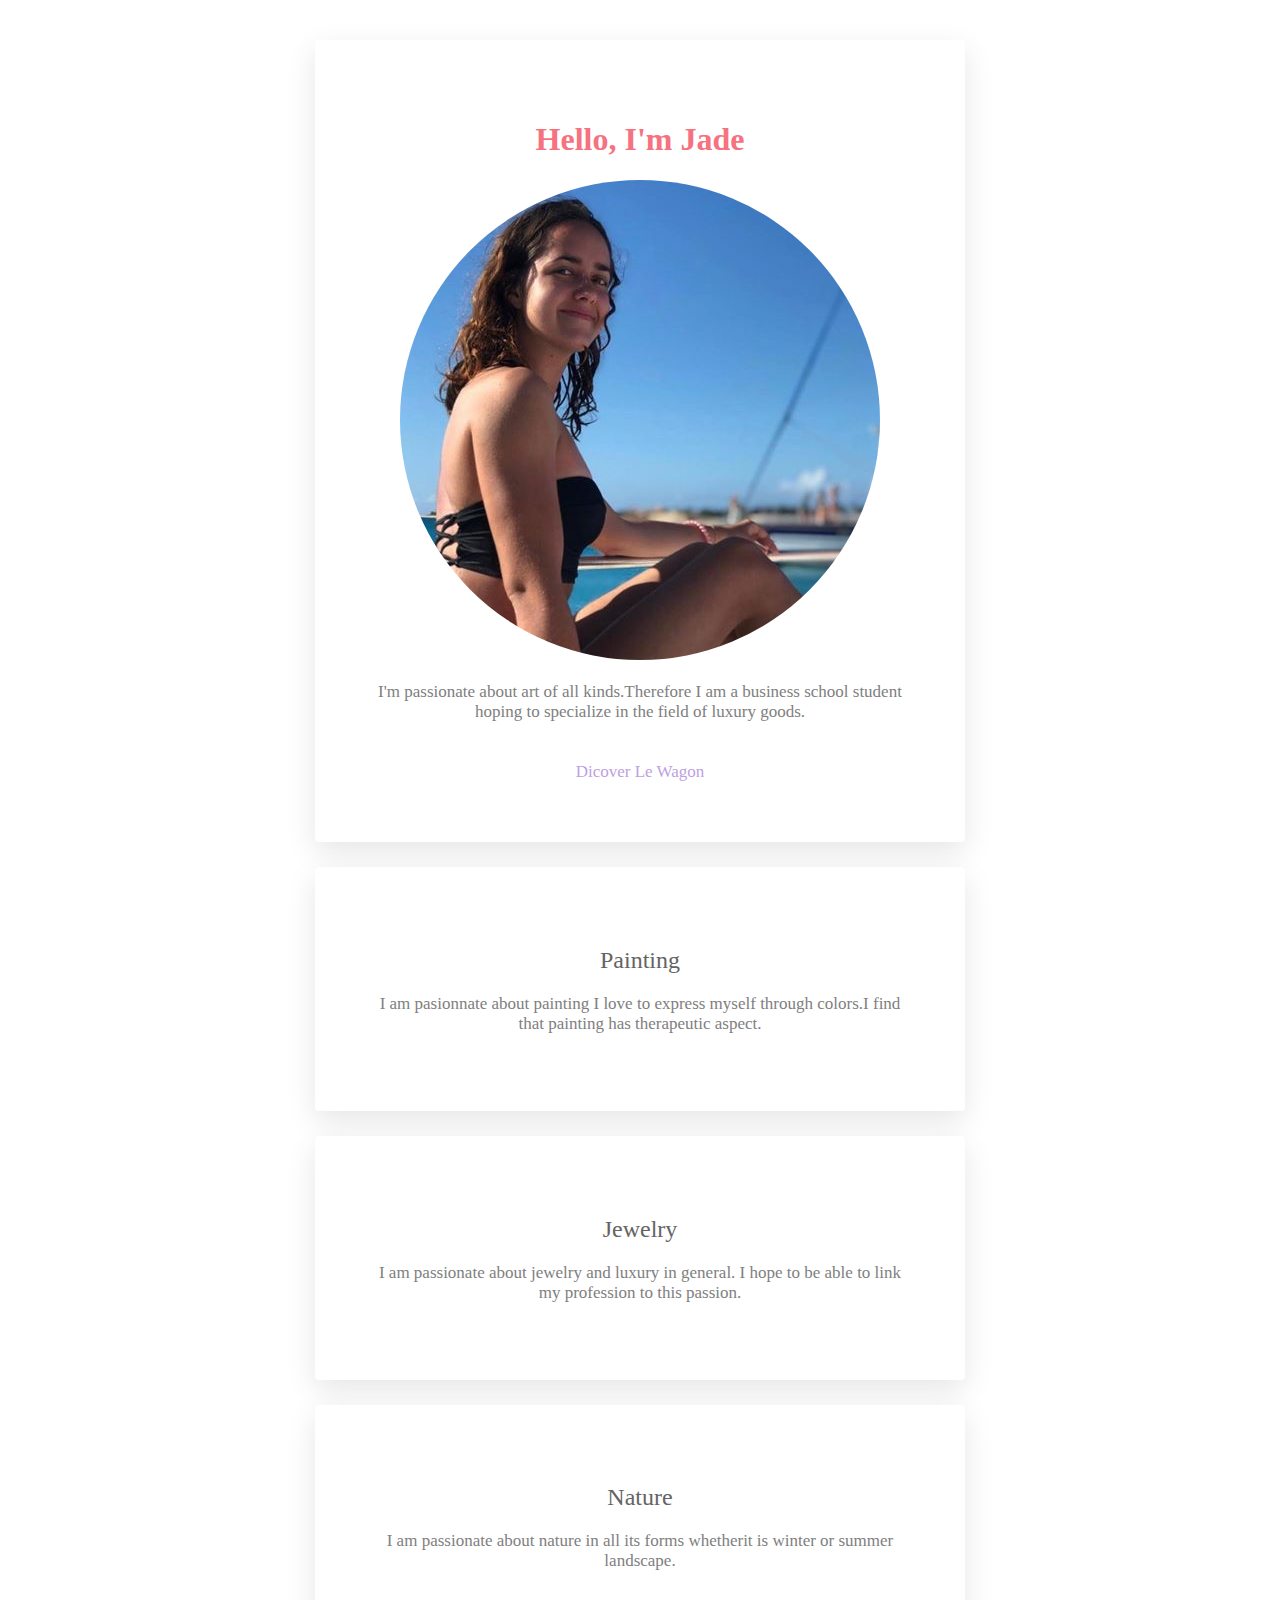
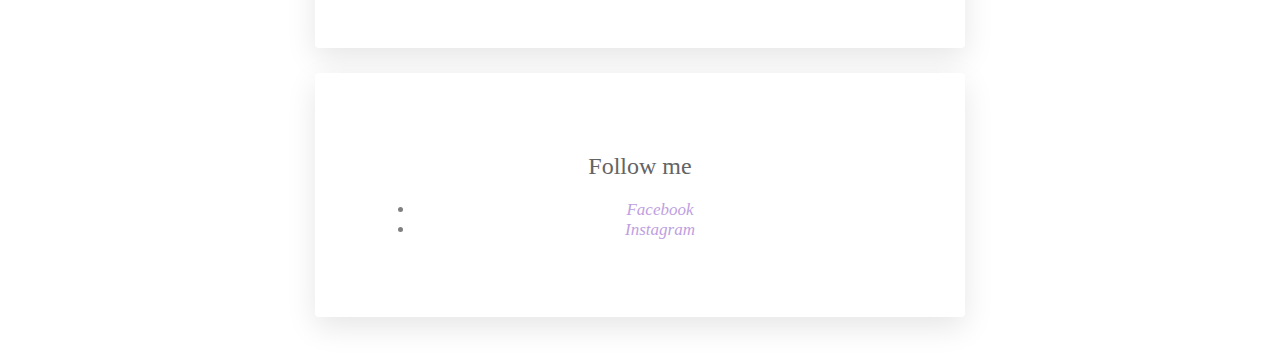
<file: my profile/index.html>
<!DOCTYPE html>
<html>

<head>
	<title>Jade Le Metayer's profile</title>
    <meta name="description" content="this is the profile of Jade">
    <meta charset="utf-8">
    <link rel="stylesheet" href="style.css">
</head>

<body>
 <div class="container">
 	<div class="card-white" id="introduction">
  <h1>Hello, I'm Jade </h1>
  <img src="images/pp.jpg" alt="Jade Le Metayer" class="img-circle">


  <p>
  	I'm passionate about art of all kinds.Therefore I am a business school student hoping to specialize in the field of luxury goods.
  </p>
  <a href="#" class="btn-blue">Dicover Le Wagon</a>
</div>

<div class="card-white">
	<h2>Painting</h2>
	<p>
  	I am pasionnate about painting I love to express myself through colors.I find that painting has therapeutic aspect.
  </p>
</div>

<div class="card-white">
	<h2>Jewelry</h2>
  <p>
  	I am passionate about jewelry and luxury in general. I hope to be able to link my profession to this passion.
  </p>
</div>
  
<div class="card-white">
	<h2>Nature</h2>
  <p>
  	I am passionate about nature in all its forms whetherit is winter or summer landscape.
  </p>
</div>

<div class="card-white">
	  <h2>Follow me</h2>
  <ul>
   <li>
   	<a href="https://www.facebook.com/jade.lemetayer.77" target="_blank"><i>Facebook</i></a>
   </li>
   <li>
   	<a href="https://www.instagram.com/jadou___971/" target="_blank"><i>Instagram</i></a>
   </li>
  </ul>
</div>
 </div>
 

  
</body>

</html>
</file>
<file: my profile/style.css>
/* colors and fonts */

body{
  background: white;
  color:grey;
  font-family: Merriweather;
  font-size: 17px;
}
 <img-radius{
 	<img src="images/pp.jpg" alt="Jade Le Metayer" class="img-circle">
    border-radius: 50%;
 }
h1,h2{
	font-family: lora;
}

h1{
	color: #f67280;
	font-size: 32px;
	font-weight: 900;
}


h2{
	color: rgb(100, 100, 100);
	font-size: 24px;
	font-weight: 500;
}

a{
	text-decoration: none;
	color:#be9fe1;
}
a:hover {
	color:#e1ccec;
}
 
/*Costum design with class (99% of your design)*/
.container {
	width: 700px;
	margin: 40px auto;
}
 @media (max-width: 760px){
 	.container{
 		width: 600px;
 	}
 }

 @media (max-width: 500px){
 	.container{
 		width: 400px;
 	}
 }
.card-white {
	background: white;
	padding: 60px;
	box-shadow: 0px 10px 30px rgba(0,0,0,0.1);
	border-radius: 4px;
	margin: 25px;
	text-align: center;
} 

.img-circle {
	border-radius: 60%;
}

.list-inline{
	list-style: none;
	padding-left: 0px;
}
.list-inline li {
	display: inline;
	padding: 10px;
}
.list-inline i {
	font-size: 50px;
}

/* Design adjustments using id (1% design remaining)*/
#introduction p {
	margin-bottom: 40px;
}
</file>
